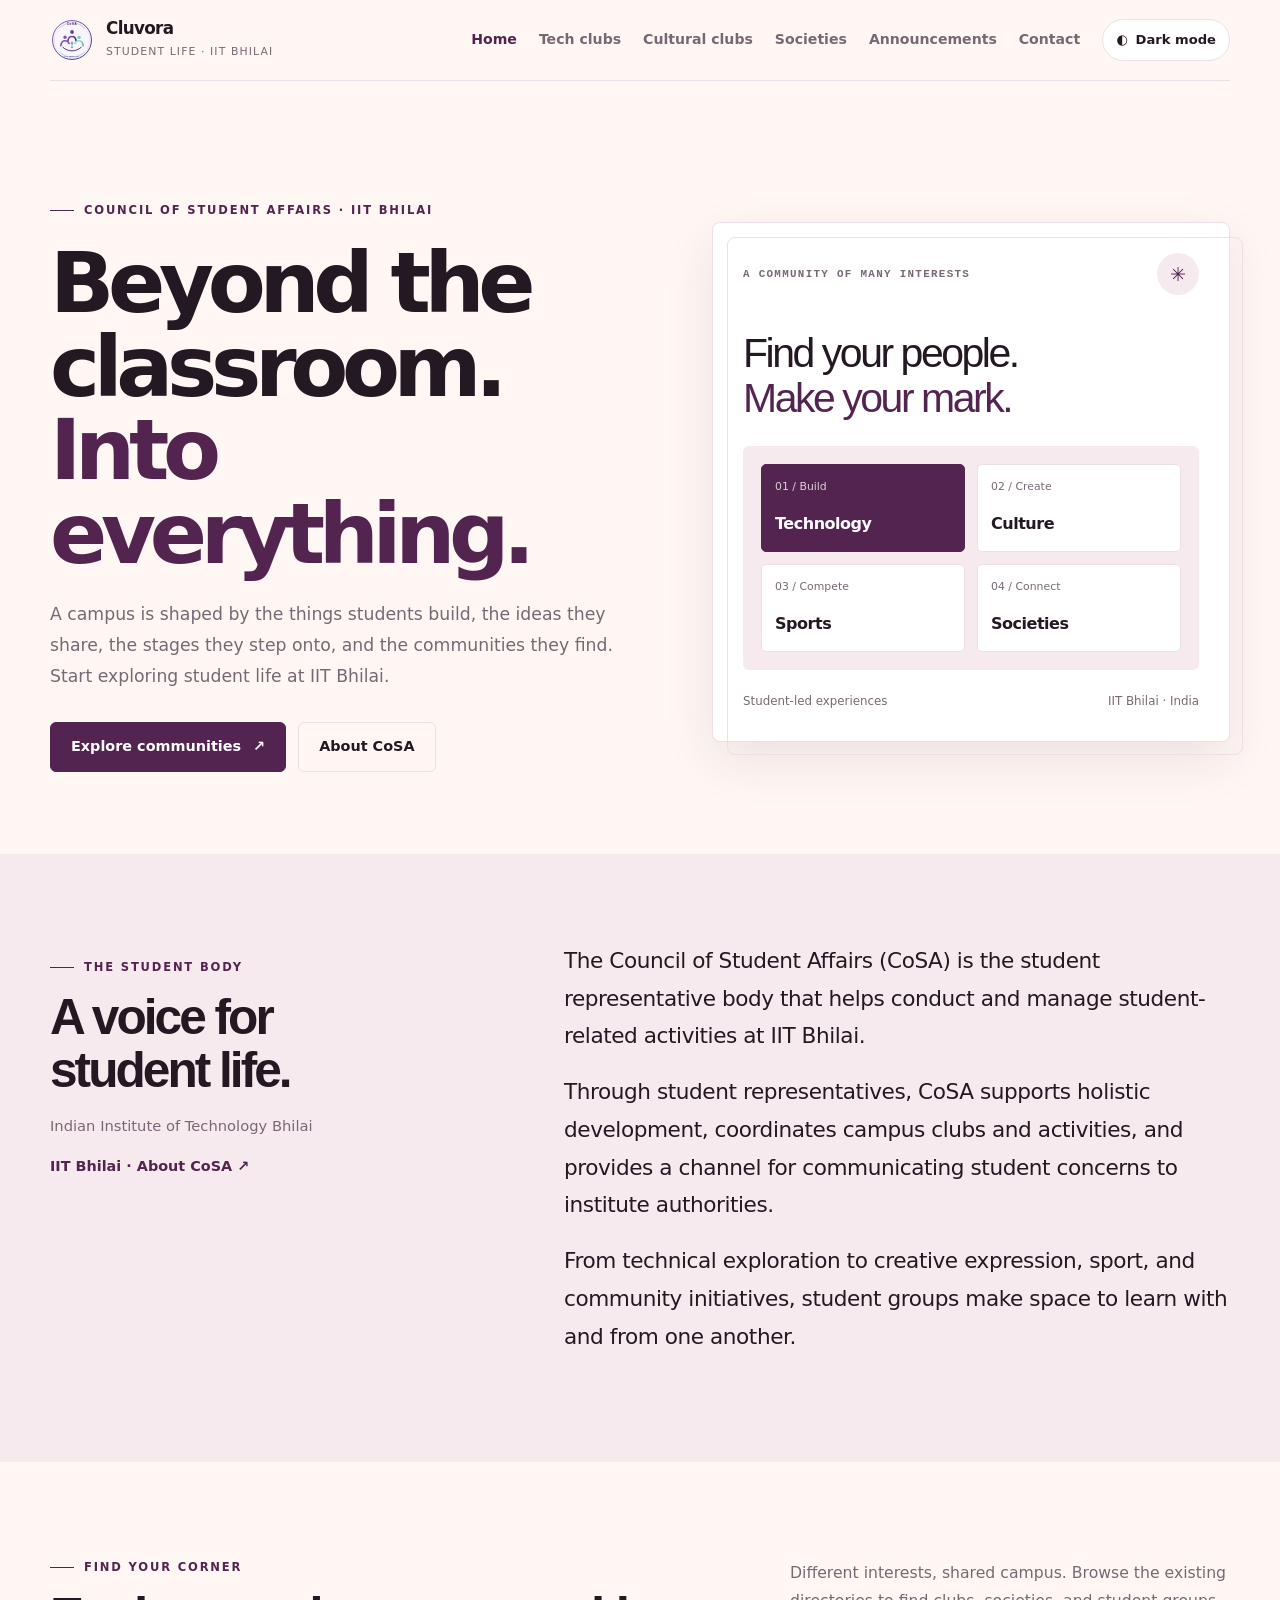
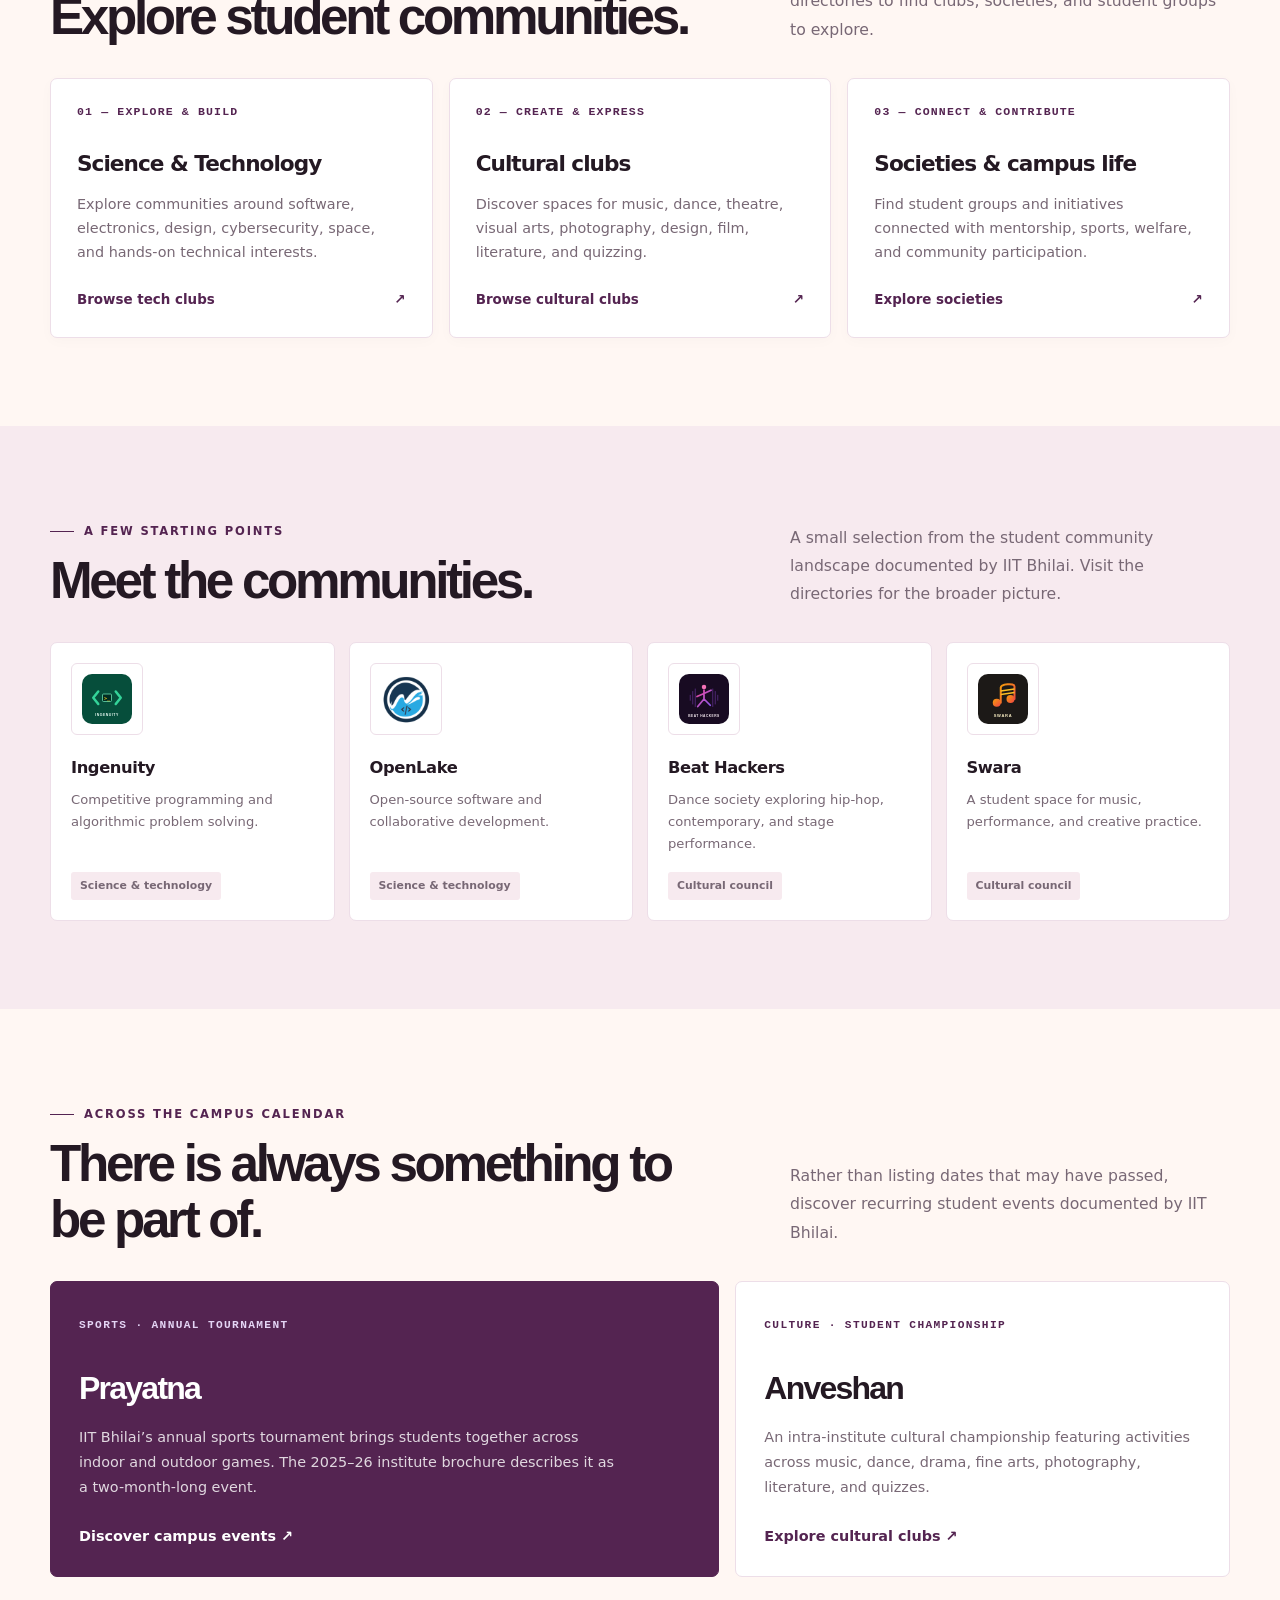
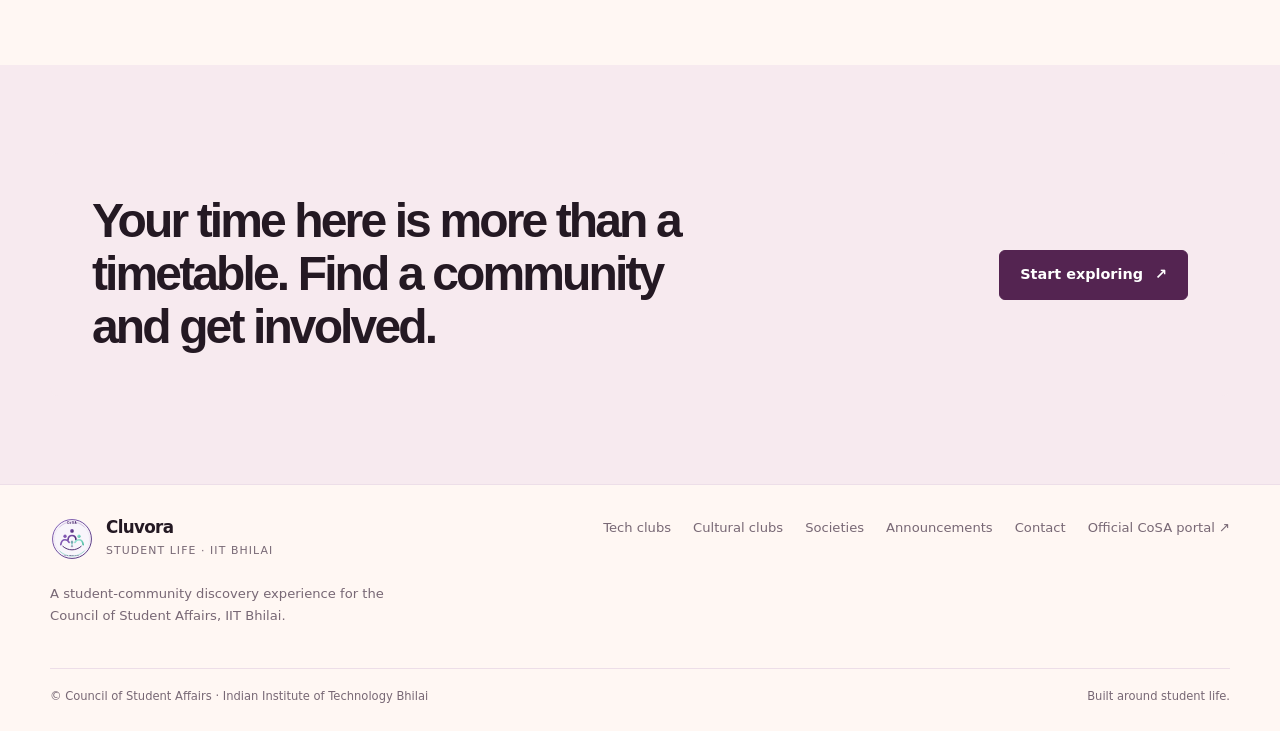
<file: Home/index.html>
<!DOCTYPE html>
<html lang="en">

<head>
  <meta charset="UTF-8">
  <meta name="viewport" content="width=device-width, initial-scale=1.0">
  <meta name="theme-color" content="#f7f5fa">
  <meta name="description"
    content="Discover student communities, clubs, and campus life at IIT Bhilai through the Council of Student Affairs.">
  <link rel="icon" type="image/svg+xml" href="../assets/logos/cosa-crest.svg">
  <link rel="stylesheet" href="../style/global.css">
  <link rel="stylesheet" href="../style/index.css">
  <title>Cluvora — Student Life at IIT Bhilai</title>
  <script>
    const saved_theme = localStorage.getItem("theme");
    const prefers_dark = window.matchMedia("(prefers-color-scheme: dark)").matches;
    document.documentElement.setAttribute("data-theme", saved_theme || (prefers_dark ? "dark" : "light"));
  </script>
</head>

<body>
  <div class="wrap">
    <header class="topbar">
      <a class="brand" href="index.html" aria-label="Cluvora home">
        <img src="../assets/logos/cosa-crest.svg" alt="Council of Student Affairs logo" width="44" height="44">
        <span><strong>Cluvora</strong><small>Student life · IIT Bhilai</small></span>
      </a>
      <div class="nav-area">
        <nav class="main-nav" aria-label="Main navigation">
          <a href="index.html" aria-current="page">Home</a>
          <a href="../Tech%20Clubs/tech_clubs.html">Tech clubs</a>
          <a href="../Cultural%20Clubs/cult_clubs.html">Cultural clubs</a>
          <a href="../Societies/soc.html">Societies</a>
          <a href="../Anouncements/announcements.html">Announcements</a>
          <a href="../Contact%20Us/contact_us.html">Contact</a>
        </nav>
        <button class="theme-toggle" id="theme-toggle" type="button" aria-pressed="false"
          aria-label="Switch to dark theme">
          <span aria-hidden="true" id="theme-icon">◐</span><span id="theme-label">Dark mode</span>
        </button>
      </div>
    </header>
  </div>

  <main>
    <section class="hero">
      <div class="wrap hero-grid">
        <div>
          <span class="eyebrow">Council of Student Affairs · IIT Bhilai</span>
          <h1>Beyond the classroom.<br><em>Into everything.</em></h1>
          <p class="hero-copy">A campus is shaped by the things students build, the ideas they share, the stages they
            step onto, and the communities they find. Start exploring student life at IIT Bhilai.</p>
          <div class="hero-actions">
            <a class="button" href="#communities">Explore communities <span aria-hidden="true">↗</span></a>
            <a class="button secondary" href="#about-cosa">About CoSA</a>
          </div>
        </div>
        <div class="hero-art" role="img"
          aria-label="Illustration of student communities across technology, culture, and campus life">
          <div class="art-top">
            <span class="art-label">A community of many interests</span>
            <span class="art-mark" aria-hidden="true">✳</span>
          </div>
          <div class="art-headline">Find your people.<br><span>Make your mark.</span></div>
          <div class="orbit">
            <div class="orbit-card featured"><span>01 / Build</span><strong>Technology</strong></div>
            <div class="orbit-card"><span>02 / Create</span><strong>Culture</strong></div>
            <div class="orbit-card"><span>03 / Compete</span><strong>Sports</strong></div>
            <div class="orbit-card"><span>04 / Connect</span><strong>Societies</strong></div>
          </div>
          <div class="art-foot"><span>Student-led experiences</span><span>IIT Bhilai · India</span></div>
        </div>
      </div>
    </section>

    <section class="section tinted" id="about-cosa">
      <div class="wrap about-grid">
        <div class="about-aside">
          <span class="eyebrow">The student body</span>
          <h2
            style="font-family:'Plus Jakarta Sans',Inter,sans-serif;font-size:clamp(2rem,4vw,3.1rem);line-height:1.08;letter-spacing:-.06em;margin:14px 0 16px;">
            A voice for<br>student life.</h2>
          <p>Indian Institute of Technology Bhilai</p>
          <a class="text-link" href="https://iitbhilai.ac.in/index.php?pid=pro_student" target="_blank"
            rel="noopener noreferrer">IIT Bhilai · About CoSA ↗</a>
        </div>
        <div class="about-copy">
          <p>The Council of Student Affairs (CoSA) is the student representative body that helps conduct and manage
            student-related activities at IIT Bhilai.</p>
          <p>Through student representatives, CoSA supports holistic development, coordinates campus clubs and
            activities, and provides a channel for communicating student concerns to institute authorities.</p>
          <p>From technical exploration to creative expression, sport, and community initiatives, student groups make
            space to learn with and from one another.</p>
        </div>
      </div>
    </section>

    <section class="section" id="communities">
      <div class="wrap">
        <div class="section-head">
          <div><span class="eyebrow">Find your corner</span>
            <h2>Explore student communities.</h2>
          </div>
          <p class="section-intro">Different interests, shared campus. Browse the existing directories to find clubs,
            societies, and student groups to explore.</p>
        </div>
        <div class="community-grid">
          <a class="community-card" href="../Tech%20Clubs/tech_clubs.html">
            <span class="card-index">01 — EXPLORE & BUILD</span>
            <h3>Science &amp; Technology</h3>
            <p>Explore communities around software, electronics, design, cybersecurity, space, and hands-on technical
              interests.</p>
            <span class="card-arrow">Browse tech clubs <span aria-hidden="true">↗</span></span>
          </a>
          <a class="community-card" href="../Cultural%20Clubs/cult_clubs.html">
            <span class="card-index">02 — CREATE & EXPRESS</span>
            <h3>Cultural clubs</h3>
            <p>Discover spaces for music, dance, theatre, visual arts, photography, design, film, literature, and
              quizzing.</p>
            <span class="card-arrow">Browse cultural clubs <span aria-hidden="true">↗</span></span>
          </a>
          <a class="community-card" href="../Societies/soc.html">
            <span class="card-index">03 — CONNECT & CONTRIBUTE</span>
            <h3>Societies &amp; campus life</h3>
            <p>Find student groups and initiatives connected with mentorship, sports, welfare, and community
              participation.</p>
            <span class="card-arrow">Explore societies <span aria-hidden="true">↗</span></span>
          </a>
        </div>
      </div>
    </section>

    <section class="section tinted" id="featured">
      <div class="wrap">
        <div class="section-head">
          <div><span class="eyebrow">A few starting points</span>
            <h2>Meet the communities.</h2>
          </div>
          <p class="section-intro">A small selection from the student community landscape documented by IIT Bhilai.
            Visit the directories for the broader picture.</p>
        </div>
        <div class="featured-grid">
          <article class="feature-card">
            <div class="logo-tile"><img src="../assets/logos/ingenuity.svg" alt="" width="52" height="52"
                loading="lazy"></div>
            <h3>Ingenuity</h3>
            <p>Competitive programming and algorithmic problem solving.</p><span class="tag">Science &amp;
              technology</span>
          </article>
          <article class="feature-card">
            <div class="logo-tile"><img src="../assets/logos/openlake.svg" alt="" width="52" height="52" loading="lazy">
            </div>
            <h3>OpenLake</h3>
            <p>Open-source software and collaborative development.</p><span class="tag">Science &amp;
              technology</span>
          </article>
          <article class="feature-card">
            <div class="logo-tile"><img src="../assets/logos/beathackers.svg" alt="" width="52" height="52" loading="lazy">
            </div>
            <h3>Beat Hackers</h3>
            <p>Dance society exploring hip-hop, contemporary, and stage performance.</p><span class="tag">Cultural council</span>
          </article>
          <article class="feature-card">
            <div class="logo-tile"><img src="../assets/logos/swara.svg" alt="" width="52" height="52" loading="lazy">
            </div>
            <h3>Swara</h3>
            <p>A student space for music, performance, and creative practice.</p><span class="tag">Cultural
              council</span>
          </article>
        </div>
      </div>
    </section>

    <section class="section" id="campus-events">
      <div class="wrap">
        <div class="section-head">
          <div><span class="eyebrow">Across the campus calendar</span>
            <h2>There is always something to be part of.</h2>
          </div>
          <p class="section-intro">Rather than listing dates that may have passed, discover recurring student events
            documented by IIT Bhilai.</p>
        </div>
        <div class="event-grid">
          <article class="event-card primary-event">
            <span class="event-kicker">Sports · Annual tournament</span>
            <h3>Prayatna</h3>
            <p>IIT Bhilai’s annual sports tournament brings students together across indoor and outdoor games. The
              2025–26 institute brochure describes it as a two-month-long event.</p>
            <div class="event-bottom"><a class="text-link" href="https://polaris.iitbhilai.ac.in/views/cosa.php"
                target="_blank" rel="noopener noreferrer">Discover campus events ↗</a></div>
          </article>
          <article class="event-card">
            <span class="event-kicker">Culture · Student championship</span>
            <h3>Anveshan</h3>
            <p>An intra-institute cultural championship featuring activities across music, dance, drama, fine arts,
              photography, literature, and quizzes.</p>
            <div class="event-bottom"><a class="text-link" href="../Cultural%20Clubs/cult_clubs.html">Explore cultural
                clubs ↗</a></div>
          </article>
        </div>
      </div>
    </section>

    <section class="section tinted">
      <div class="wrap">
        <div class="closing">
          <h2>Your time here is more than a timetable. Find a community and get involved.</h2>
          <a class="button" href="#communities">Start exploring <span aria-hidden="true">↗</span></a>
        </div>
      </div>
    </section>
  </main>

  <footer class="site-footer">
    <div class="wrap">
      <div class="footer-top">
        <div>
          <a class="brand" href="index.html">
            <img src="../assets/logos/cosa-crest.svg" alt="" width="40" height="40" loading="lazy">
            <span><strong>Cluvora</strong><small>Student life · IIT Bhilai</small></span>
          </a>
          <p class="footer-note">A student-community discovery experience for the Council of
            Student Affairs, IIT Bhilai.</p>
        </div>
        <nav class="footer-links" aria-label="Footer navigation">
          <a href="../Tech%20Clubs/tech_clubs.html">Tech clubs</a>
          <a href="../Cultural%20Clubs/cult_clubs.html">Cultural clubs</a>
          <a href="../Societies/soc.html">Societies</a>
          <a href="../Anouncements/announcements.html">Announcements</a>
          <a href="../Contact%20Us/contact_us.html">Contact</a>
          <a href="https://polaris.iitbhilai.ac.in/views/cosa.php" target="_blank" rel="noopener noreferrer">Official
            CoSA portal ↗</a>
        </nav>
      </div>
      <div class="footer-bottom">
        <span>© Council of Student Affairs · Indian Institute of Technology Bhilai</span>
        <span>Built around student life.</span>
      </div>
    </div>
  </footer>

  <script src="../js/data.js" defer></script>
  <script src="../js/home.js" defer></script>
</body>

</html>
</file>
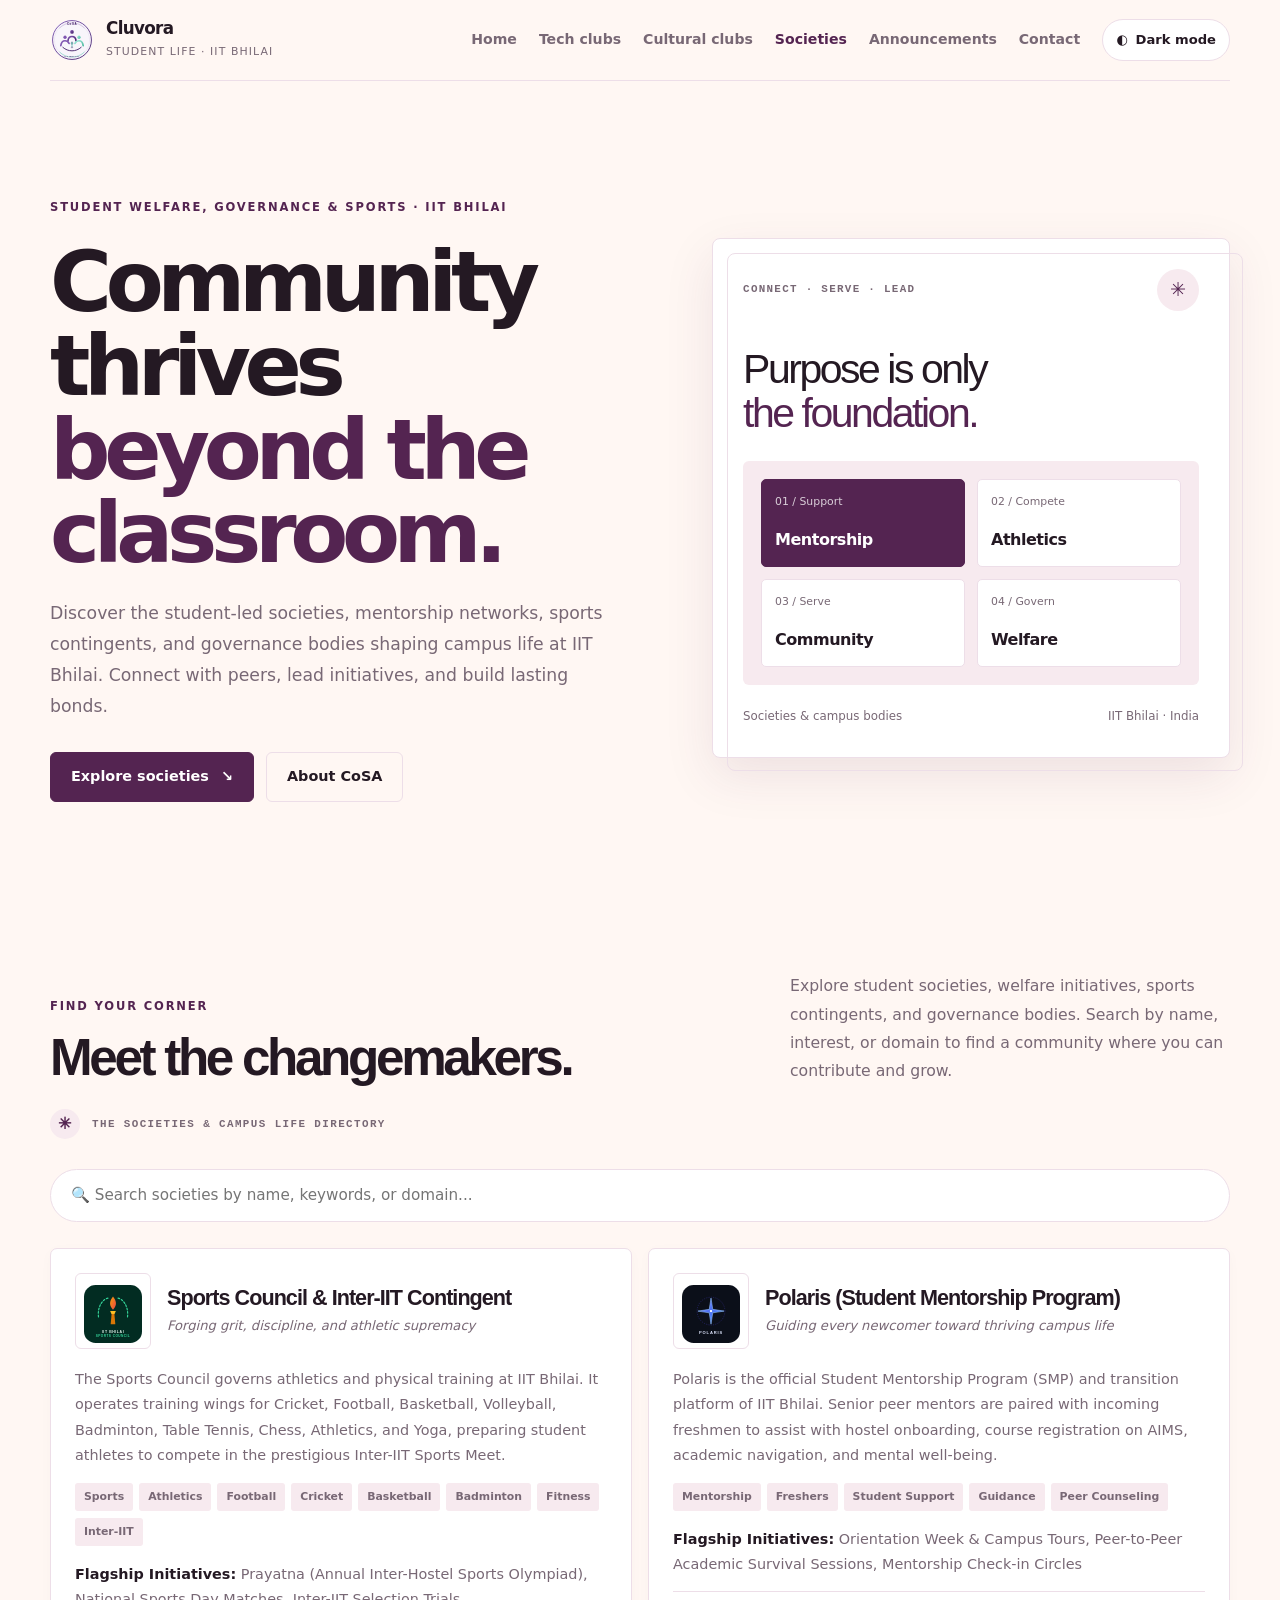
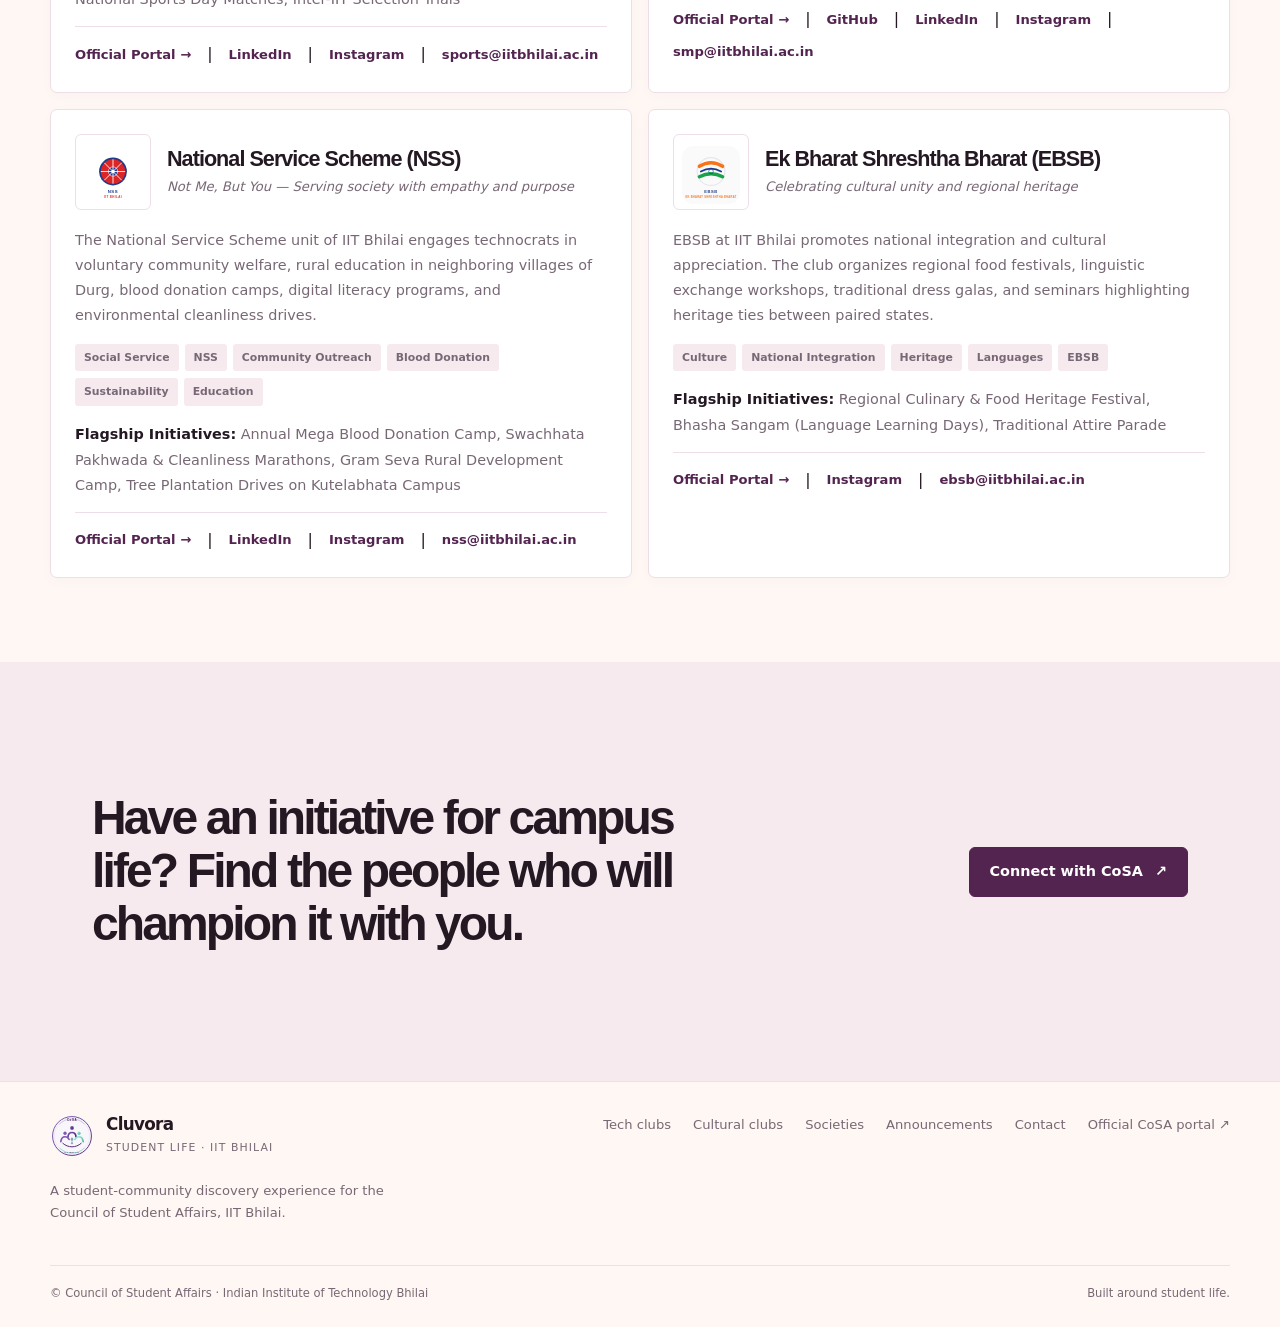
<file: Societies/soc.html>
<!DOCTYPE html>
<html lang="en">

<head>
  <meta charset="UTF-8">
  <meta name="viewport" content="width=device-width, initial-scale=1.0">
  <meta name="theme-color" content="#f7f5fa">
  <meta name="description"
    content="Explore student societies, welfare initiatives, sports contingents, and campus life bodies at IIT Bhilai.">
  <link rel="icon" type="image/svg+xml" href="../assets/logos/cosa-crest.svg">
  <link rel="stylesheet" href="../style/global.css">
  <link rel="stylesheet" href="../style/soc.css">
  <title>Societies | Cluvora — IIT Bhilai</title>
  <script>
    const saved_theme = localStorage.getItem("theme");
    const prefers_dark = window.matchMedia("(prefers-color-scheme: dark)").matches;
    document.documentElement.setAttribute("data-theme", saved_theme || (prefers_dark ? "dark" : "light"));
  </script>
</head>

<body>
  <div class="wrap">
    <header class="topbar">
      <a class="brand" href="../Home/index.html" aria-label="Cluvora home">
        <img src="../assets/logos/cosa-crest.svg" alt="Council of Student Affairs logo" width="44" height="44">
        <span><strong>Cluvora</strong><small>Student life · IIT Bhilai</small></span>
      </a>
      <div class="nav-area">
        <nav class="main-nav" aria-label="Main navigation">
          <a href="../Home/index.html">Home</a>
          <a href="../Tech%20Clubs/tech_clubs.html">Tech clubs</a>
          <a href="../Cultural%20Clubs/cult_clubs.html">Cultural clubs</a>
          <a href="soc.html" aria-current="page">Societies</a>
          <a href="../Anouncements/announcements.html">Announcements</a>
          <a href="../Contact%20Us/contact_us.html">Contact</a>
        </nav>
        <button class="theme-toggle" id="theme-toggle" type="button" aria-pressed="false"
          aria-label="Switch to dark theme">
          <span aria-hidden="true" id="theme-icon">◐</span><span id="theme-label">Dark mode</span>
        </button>
      </div>
    </header>
  </div>

  <main>
    <section class="hero">
      <div class="wrap hero-grid">
        <div class="hero-copy-block">
          <span class="eyebrow">Student Welfare, Governance &amp; Sports · IIT Bhilai</span>
          <h1>Community thrives<br><em>beyond the classroom.</em></h1>
          <p class="hero-copy">Discover the student-led societies, mentorship networks, sports contingents, and
            governance bodies shaping campus life at IIT Bhilai. Connect with peers, lead initiatives, and build lasting
            bonds.</p>
          <div class="hero-actions">
            <a class="button" href="#soc-directory">Explore societies <span aria-hidden="true">↘</span></a>
            <a class="button secondary" href="https://iitbhilai.ac.in/index.php?pid=pro_student" target="_blank"
              rel="noopener noreferrer">About CoSA</a>
          </div>
        </div>
        <div class="hero-art" role="img"
          aria-label="A visual overview of student societies and campus life across IIT Bhilai">
          <div class="art-top"><span class="art-label">Connect · Serve · Lead</span><span class="art-mark"
              aria-hidden="true">✳</span></div>
          <div class="art-headline">Purpose is only<br><span>the foundation.</span></div>
          <div class="interest-grid">
            <div class="interest-card featured"><span>01 / Support</span><strong>Mentorship</strong></div>
            <div class="interest-card"><span>02 / Compete</span><strong>Athletics</strong></div>
            <div class="interest-card"><span>03 / Serve</span><strong>Community</strong></div>
            <div class="interest-card"><span>04 / Govern</span><strong>Welfare</strong></div>
          </div>
          <div class="art-foot"><span>Societies &amp; campus bodies</span><span>IIT Bhilai · India</span></div>
        </div>
      </div>
    </section>

    <section class="section directory-intro" id="soc-directory">
      <div class="wrap">
        <div class="section-head">
          <div><span class="eyebrow">Find your corner</span>
            <h2>Meet the changemakers.</h2>
          </div>
          <p class="section-intro">Explore student societies, welfare initiatives, sports contingents, and governance
            bodies. Search by name, interest, or domain to find a community where you can contribute and grow.</p>
        </div>
        <div class="directory-meta"><span class="directory-mark" aria-hidden="true">✳</span><span>THE SOCIETIES &amp; CAMPUS LIFE DIRECTORY</span></div>
      </div>
    </section>

    <section class="club-grid" id="soc-teams-list" aria-label="Student societies and campus life bodies">
      <div id="loading-spinner" class="loading-state">
        <span class="loading-spinner" aria-hidden="true"></span>
        <p>Loading student societies and campus life bodies...</p>
      </div>
    </section>

    <section class="section tinted closing-section">
      <div class="wrap">
        <div class="closing">
          <h2>Have an initiative for campus life? Find the people who will champion it with you.</h2>
          <a class="button" href="../Contact%20Us/contact_us.html">Connect with CoSA <span
              aria-hidden="true">↗</span></a>
        </div>
      </div>
    </section>
  </main>

  <footer class="site-footer">
    <div class="wrap">
      <div class="footer-top">
        <div>
          <a class="brand" href="../Home/index.html">
            <img src="../assets/logos/cosa-crest.svg" alt="" width="40" height="40" loading="lazy">
            <span><strong>Cluvora</strong><small>Student life · IIT Bhilai</small></span>
          </a>
          <p class="footer-note">A student-community discovery experience for the Council of
            Student Affairs, IIT Bhilai.</p>
        </div>
        <nav class="footer-links" aria-label="Footer navigation">
          <a href="../Tech%20Clubs/tech_clubs.html">Tech clubs</a>
          <a href="../Cultural%20Clubs/cult_clubs.html">Cultural clubs</a>
          <a href="soc.html">Societies</a>
          <a href="../Anouncements/announcements.html">Announcements</a>
          <a href="../Contact%20Us/contact_us.html">Contact</a>
          <a href="https://polaris.iitbhilai.ac.in/views/cosa.php" target="_blank" rel="noopener noreferrer">Official
            CoSA portal ↗</a>
        </nav>
      </div>
      <div class="footer-bottom">
        <span>© Council of Student Affairs · Indian Institute of Technology Bhilai</span>
        <span>Built around student life.</span>
      </div>
    </div>
  </footer>

  <script src="../js/data.js" defer></script>
  <script src="../js/soc.js" defer></script>
</body>

</html>
</file>
<file: style/global.css>
/* :root {
  --primary: #51218a;
  --primary-soft: #8a5cc2;
  --background: #f7f5fa;
  --surface: #ffffff;
  --surface-muted: #eee9f4;
  --text: #171321;
  --text-muted: #686171;
  --border: #e6e0eb;
  --accent: #d5f2ec;
  --shadow: 0 18px 50px rgba(48, 28, 73, .08);
  --max: 1180px;
}

[data-theme="dark"] {
  --primary: #b58ae8;
  --primary-soft: #c9a9ee;
  --background: #14111b;
  --surface: #201b2a;
  --surface-muted: #292234;
  --text: #f7f3fc;
  --text-muted: #b8adca;
  --border: #393044;
  --accent: #263a38;
  --shadow: 0 18px 50px rgba(0, 0, 0, .22);
} */

:root {
  --primary: #542451;
  --primary-soft: #8d477f;
  --background: #fff7f3;
  --surface: #ffffff;
  --surface-muted: #f7eaeF;
  --text: #241923;
  --text-muted: #786875;
  --border: #eddee8;
  --accent: #ff987f;
  --shadow: 0 18px 50px rgba(84, 36, 81, .10);
  --max: 1180px;
}

[data-theme="dark"] {
  --primary: #d49ac8;
  --primary-soft: #e0afd6;
  --background: #19121a;
  --surface: #251c27;
  --surface-muted: #342638;
  --text: #fff4fb;
  --text-muted: #c4afc1;
  --border: #493849;
  --accent: #ff987f;
  --shadow: 0 18px 50px rgba(0, 0, 0, .25);
}

body {
  margin: 0;
  background: var(--background);
  color: var(--text);
  font-family: Inter, ui-sans-serif, system-ui, -apple-system, BlinkMacSystemFont, "Segoe UI", sans-serif;
  min-height: 100vh;
  line-height: 1.65;
}

*,
*::before,
*::after {
  box-sizing: border-box;
}

a {
  color: inherit;
}

a:hover {
  text-shadow: none;
}

nav {
  max-width: none;
  margin: 0;
  padding: 0;
  display: flex;
  align-items: center;
  justify-content: initial;
  flex-wrap: wrap;
  gap: 0;
}

.topbar {
  position: relative;
  top: auto;
  background: transparent;
  backdrop-filter: none;
  -webkit-backdrop-filter: none;
  box-shadow: none;
}

.site-footer {
  position: relative;
  background: transparent;
  text-align: left;
  padding: 32px 0 24px;
}

.site-footer::before {
  display: none;
}

a:focus-visible,
button:focus-visible {
  outline: 3px solid var(--primary-soft);
  outline-offset: 4px;
  border-radius: 8px;
}

.wrap {
  width: min(var(--max), calc(100% - 48px));
  margin-inline: auto;
}

.topbar {
  position: relative;
  z-index: 2;
  display: flex;
  align-items: center;
  justify-content: space-between;
  gap: 24px;
  padding: 18px 0;
  border-bottom: 1px solid var(--border);
}

.brand {
  display: inline-flex;
  align-items: center;
  gap: 12px;
  text-decoration: none;
}

.brand img {
  width: 44px;
  height: 44px;
  object-fit: contain;
}

.brand strong {
  display: block;
  font-size: 1.05rem;
  letter-spacing: -.04em;
  line-height: 1.15;
}

.brand small {
  display: block;
  color: var(--text-muted);
  font-size: .68rem;
  letter-spacing: .1em;
  text-transform: uppercase;
  margin-top: 4px;
}

.nav-area {
  display: flex;
  align-items: center;
  gap: 22px;
}

.main-nav {
  display: flex;
  align-items: center;
  flex-wrap: wrap;
  gap: 22px;
}

.main-nav a {
  color: var(--text-muted);
  font-size: .88rem;
  font-weight: 600;
  text-decoration: none;
  transition: color .2s ease;
}

.main-nav a:hover,
.main-nav a[aria-current="page"] {
  color: var(--primary);
}

.theme-toggle {
  display: inline-flex;
  align-items: center;
  justify-content: center;
  gap: 8px;
  min-height: 42px;
  padding: 0 13px;
  border: 1px solid var(--border);
  border-radius: 999px;
  color: var(--text);
  background: var(--surface);
  font: inherit;
  font-size: .82rem;
  font-weight: 650;
  cursor: pointer;
}

.theme-toggle:hover {
  border-color: var(--primary-soft);
}


/* Shared footer and accessibility utilities (original declarations preserved). */
.site-footer {
  padding: 32px 0 24px;
  border-top: 1px solid var(--border);
}



.footer-top {
  display: flex;
  justify-content: space-between;
  align-items: start;
  gap: 28px;
}



.footer-note {
  max-width: 340px;
  margin-top: 14px;
  color: var(--text-muted);
  font-size: .82rem;
}



.footer-links {
  display: flex;
  flex-wrap: wrap;
  gap: 16px 22px;
}



.footer-links a {
  color: var(--text-muted);
  font-size: .82rem;
  text-decoration: none;
}



.footer-links a:hover {
  color: var(--primary);
}



.footer-bottom {
  display: flex;
  justify-content: space-between;
  gap: 18px;
  margin-top: 28px;
  padding-top: 18px;
  border-top: 1px solid var(--border);
  color: var(--text-muted);
  font-size: .72rem;
}



.sr-only {
  position: absolute;
  width: 1px;
  height: 1px;
  padding: 0;
  margin: -1px;
  overflow: hidden;
  clip: rect(0, 0, 0, 0);
  white-space: nowrap;
  border: 0;
}



@media (max-width: 720px) {

  .footer-top,
  .footer-bottom {
    flex-direction: column;
  }
}

.eyebrow {
  display: inline-flex;
  align-items: center;
  gap: 10px;
  color: var(--primary);
  font-size: .72rem;
  font-weight: 750;
  letter-spacing: .16em;
  text-transform: uppercase;
}


.hero-copy {
  max-width: 590px;
  color: var(--text-muted);
  font-size: clamp(1rem, 1.35vw, 1.14rem);
  line-height: 1.8;
}


.hero-actions {
  display: flex;
  flex-wrap: wrap;
  gap: 12px;
  margin-top: 30px;
}


.button {
  display: inline-flex;
  align-items: center;
  justify-content: center;
  gap: 12px;
  min-height: 50px;
  padding: 0 20px;
  border: 1px solid var(--primary);
  border-radius: 6px;
  background: var(--primary);
  color: #fff;
  font-size: .9rem;
  font-weight: 700;
  text-decoration: none;
  transition: transform .2s ease, background .2s ease, border-color .2s ease;
}


.button:hover {
  transform: translateY(-2px);
  background: #42166f;
}


[data-theme="dark"] .button {
  color: #21152e;
}


[data-theme="dark"] .button:hover {
  background: #c9a9ee;
}


.button.secondary {
  color: var(--text);
  background: transparent;
  border-color: var(--border);
}


.button.secondary:hover {
  border-color: var(--primary-soft);
  background: var(--surface);
}
</file>
<file: style/index.css>
.eyebrow::before {
  content: "";
  width: 24px;
  height: 1px;
  background: currentColor;
}

.hero {
  padding: clamp(62px, 9vw, 112px) 0 82px;
}

.hero-grid {
  display: grid;
  grid-template-columns: 1.05fr .95fr;
  align-items: center;
  gap: clamp(38px, 7vw, 92px);
}

h1,
h2,
h3,
p {
  margin-top: 0;
}

h1 {
  max-width: 720px;
  margin: 22px 0 22px;
  font-family: "Plus Jakarta Sans", Inter, ui-sans-serif, system-ui, sans-serif;
  font-size: clamp(3.2rem, 6.6vw, 6.2rem);
  line-height: .99;
  letter-spacing: -.075em;
  font-weight: 780;
}

h1 em {
  color: var(--primary);
  font-style: normal;
}

[data-theme="dark"] .primary-event {
  background: #49365e;
  border-color: #49365e;
}

.hero-art {
  position: relative;
  min-height: 430px;
  padding: 30px;
  border: 1px solid var(--border);
  border-radius: 8px;
  background: var(--surface);
  box-shadow: var(--shadow);
  isolation: isolate;
}

.hero-art::before {
  content: "";
  position: absolute;
  z-index: -1;
  inset: 14px -14px -14px 14px;
  border: 1px solid var(--border);
  border-radius: 8px;
}

.art-top {
  display: flex;
  align-items: center;
  justify-content: space-between;
  gap: 12px;
}

.art-label {
  color: var(--text-muted);
  font: 600 .68rem/1.4 ui-monospace, SFMono-Regular, Menlo, monospace;
  letter-spacing: .12em;
  text-transform: uppercase;
}

.art-mark {
  display: grid;
  place-items: center;
  width: 42px;
  height: 42px;
  border-radius: 50%;
  color: var(--primary);
  background: var(--surface-muted);
  font-size: 1.2rem;
}

.art-headline {
  margin: 36px 0 26px;
  font-family: "Plus Jakarta Sans", Inter, sans-serif;
  font-size: clamp(1.9rem, 3.2vw, 2.8rem);
  line-height: 1.08;
  letter-spacing: -.06em;
}

.art-headline span {
  color: var(--primary);
}

.orbit {
  position: relative;
  display: grid;
  grid-template-columns: 1fr 1fr;
  gap: 12px;
  padding: 18px;
  border-radius: 6px;
  background: var(--surface-muted);
}

.orbit-card {
  min-height: 88px;
  display: flex;
  flex-direction: column;
  justify-content: space-between;
  padding: 13px;
  border: 1px solid var(--border);
  border-radius: 5px;
  background: var(--surface);
}

.orbit-card span {
  color: var(--text-muted);
  font-size: .68rem;
}

.orbit-card strong {
  font-size: 1rem;
  letter-spacing: -.03em;
}

.orbit-card.featured {
  background: var(--primary);
  color: #fff;
  border-color: var(--primary);
}

.orbit-card.featured span {
  color: rgba(255, 255, 255, .78);
}

.art-foot {
  display: flex;
  justify-content: space-between;
  gap: 14px;
  margin-top: 22px;
  color: var(--text-muted);
  font-size: .74rem;
}

.section {
  padding: 88px 0;
}

.section.tinted {
  background: var(--surface-muted);
}

.section-head {
  display: flex;
  align-items: end;
  justify-content: space-between;
  gap: 28px;
  margin-bottom: 34px;
}

.section-head h2 {
  max-width: 640px;
  margin: 12px 0 0;
  font-family: "Plus Jakarta Sans", Inter, sans-serif;
  font-size: clamp(2.1rem, 4vw, 3.5rem);
  line-height: 1.08;
  letter-spacing: -.065em;
}

.section-intro {
  max-width: 440px;
  margin: 0;
  color: var(--text-muted);
  font-size: .98rem;
  line-height: 1.8;
}

.about-grid {
  display: grid;
  grid-template-columns: .8fr 1.2fr;
  gap: 70px;
  align-items: start;
}

.about-aside {
  padding-top: 8px;
}

.about-aside p {
  color: var(--text-muted);
  font-size: .92rem;
}

.about-copy {
  max-width: 720px;
}

.about-copy p {
  margin-bottom: 18px;
  font-size: clamp(1.08rem, 1.7vw, 1.35rem);
  line-height: 1.75;
  letter-spacing: -.02em;
}

.text-link {
  display: inline-flex;
  align-items: center;
  gap: 10px;
  color: var(--primary);
  font-size: .9rem;
  font-weight: 750;
  text-decoration: none;
}

.text-link:hover {
  text-decoration: underline;
  text-underline-offset: 5px;
}

.community-grid {
  display: grid;
  grid-template-columns: repeat(3, 1fr);
  gap: 16px;
}

.community-card {
  display: flex;
  flex-direction: column;
  min-height: 250px;
  padding: 26px;
  border: 1px solid var(--border);
  border-radius: 7px;
  background: var(--surface);
  text-decoration: none;
  box-shadow: 0 3px 14px rgba(35, 20, 50, .025);
  transition: transform .22s ease, box-shadow .22s ease, border-color .22s ease;
}

.community-card:hover {
  transform: translateY(-5px);
  border-color: var(--primary-soft);
  box-shadow: var(--shadow);
}

.card-index {
  color: var(--primary);
  font: 700 .72rem ui-monospace, SFMono-Regular, Menlo, monospace;
  letter-spacing: .1em;
}

.community-card h3 {
  margin: 28px 0 10px;
  font-size: 1.35rem;
  letter-spacing: -.045em;
}

.community-card p {
  margin: 0 0 24px;
  color: var(--text-muted);
  font-size: .9rem;
  line-height: 1.7;
}

.card-arrow {
  display: flex;
  align-items: center;
  justify-content: space-between;
  gap: 12px;
  margin-top: auto;
  color: var(--primary);
  font-size: .84rem;
  font-weight: 750;
}

.featured-grid {
  display: grid;
  grid-template-columns: repeat(4, 1fr);
  gap: 14px;
}

.feature-card {
  padding: 20px;
  border: 1px solid var(--border);
  border-radius: 7px;
  background: var(--surface);
}

.logo-tile {
  display: grid;
  place-items: center;
  width: 72px;
  height: 72px;
  margin-bottom: 20px;
  padding: 10px;
  border: 1px solid var(--border);
  border-radius: 6px;
  background: #fff;
}

.logo-tile img {
  width: 100%;
  height: 100%;
  object-fit: contain;
  object-position: center;
}

.feature-card h3 {
  margin: 0 0 7px;
  font-size: 1.02rem;
  letter-spacing: -.025em;
}

.feature-card p {
  min-height: 66px;
  margin: 0 0 16px;
  color: var(--text-muted);
  font-size: .82rem;
  line-height: 1.65;
}

.tag {
  display: inline-block;
  padding: 5px 9px;
  border-radius: 3px;
  background: var(--surface-muted);
  color: var(--text-muted);
  font-size: .68rem;
  font-weight: 700;
}

.event-grid {
  display: grid;
  grid-template-columns: 1.15fr .85fr;
  gap: 16px;
}

.event-card {
  position: relative;
  min-height: 230px;
  padding: 28px;
  border: 1px solid var(--border);
  border-radius: 7px;
  background: var(--surface);
}

.event-card.primary-event {
  background: var(--primary);
  color: #fff;
  border-color: var(--primary);
}

.event-kicker {
  color: var(--primary);
  font: 700 .7rem ui-monospace, SFMono-Regular, Menlo, monospace;
  letter-spacing: .12em;
  text-transform: uppercase;
}

.primary-event .event-kicker {
  color: #e4d5f5;
}

.event-card h3 {
  margin: 26px 0 10px;
  font-family: "Plus Jakarta Sans", Inter, sans-serif;
  font-size: 2rem;
  letter-spacing: -.055em;
}

.event-card p {
  max-width: 540px;
  margin: 0;
  color: var(--text-muted);
  font-size: .9rem;
  line-height: 1.75;
}

.primary-event p {
  color: rgba(255, 255, 255, .82);
}

.event-bottom {
  display: flex;
  justify-content: space-between;
  align-items: center;
  gap: 12px;
  margin-top: 24px;
}

.primary-event .text-link {
  color: #fff;
}

.closing {
  display: flex;
  align-items: center;
  justify-content: space-between;
  gap: 28px;
  padding: 42px;
  border-radius: 8px;
  background: var(--surface-muted);
}

.closing h2 {
  max-width: 620px;
  margin: 0;
  font-family: "Plus Jakarta Sans", Inter, sans-serif;
  font-size: clamp(1.9rem, 3.8vw, 3rem);
  line-height: 1.1;
  letter-spacing: -.06em;
}

@media (max-width: 980px) {
  .hero-grid {
    grid-template-columns: 1fr .85fr;
    gap: 34px;
  }

  .main-nav {
    gap: 12px;
  }

  .main-nav a {
    font-size: .78rem;
  }

  .featured-grid {
    grid-template-columns: repeat(2, 1fr);
  }

  .about-grid {
    gap: 36px;
  }
}

@media (max-width: 720px) {
  .wrap {
    width: min(100% - 32px, var(--max));
  }

  .topbar {
    align-items: flex-start;
    flex-direction: column;
    gap: 14px;
  }

  .nav-area {
    width: 100%;
    align-items: flex-start;
    justify-content: space-between;
  }

  .main-nav {
    gap: 8px 14px;
  }

  .main-nav a {
    font-size: .78rem;
  }

  .theme-toggle {
    flex: 0 0 auto;
    min-height: 38px;
    padding-inline: 10px;
  }

  .hero {
    padding: 54px 0 66px;
  }

  .hero-grid,
  .about-grid,
  .event-grid {
    grid-template-columns: 1fr;
  }

  h1 {
    font-size: clamp(3rem, 14vw, 5rem);
  }

  .hero-art {
    min-height: auto;
    padding: 22px;
    margin-right: 8px;
  }

  .section {
    padding: 64px 0;
  }

  .section-head {
    display: block;
  }

  .section-intro {
    margin-top: 18px;
  }

  .community-grid {
    grid-template-columns: 1fr;
  }

  .community-card {
    min-height: 210px;
  }

  .closing {
    align-items: flex-start;
    flex-direction: column;
    padding: 28px;
  }

}

@media (max-width: 420px) {
  .featured-grid {
    grid-template-columns: 1fr 1fr;
    gap: 9px;
  }

  .feature-card {
    padding: 14px;
  }

  .feature-card p {
    min-height: 90px;
  }

  .logo-tile {
    width: 62px;
    height: 62px;
  }

  .orbit {
    padding: 10px;
    gap: 8px;
  }

  .orbit-card {
    min-height: 82px;
    padding: 10px;
  }

  .hero-actions .button {
    width: 100%;
  }
}

@media (prefers-reduced-motion: reduce) {

  *,
  *::before,
  *::after {
    scroll-behavior: auto !important;
    transition-duration: .01ms !important;
    animation-duration: .01ms !important;
  }
}
</file>
<file: style/soc.css>
/* Societies page styles. Shared design tokens and navigation components come from global.css. */

.hero {
  padding: clamp(62px, 9vw, 112px) 0 82px;
}

.hero-grid {
  display: grid;
  grid-template-columns: 1.05fr .95fr;
  align-items: center;
  gap: clamp(38px, 7vw, 92px);
}

.hero h1 {
  max-width: 720px;
  margin: 22px 0 22px;
  font-family: "Plus Jakarta Sans", Inter, ui-sans-serif, system-ui, sans-serif;
  font-size: clamp(3.2rem, 6.6vw, 6.2rem);
  line-height: .99;
  letter-spacing: -.075em;
  font-weight: 780;
}

.hero h1 em {
  color: var(--primary);
  font-style: normal;
}

.art-label {
  color: var(--text-muted);
  font: 600 .68rem/1.4 ui-monospace, SFMono-Regular, Menlo, monospace;
  letter-spacing: .12em;
  text-transform: uppercase;
}

.art-mark {
  display: grid;
  place-items: center;
  width: 42px;
  height: 42px;
  border-radius: 50%;
  color: var(--primary);
  background: var(--surface-muted);
  font-size: 1.2rem;
}

.art-foot {
  display: flex;
  justify-content: space-between;
  gap: 14px;
  margin-top: 22px;
  color: var(--text-muted);
  font-size: .74rem;
}

.hero-art {
  position: relative;
  min-height: 430px;
  padding: 30px;
  border: 1px solid var(--border);
  border-radius: 8px;
  background: var(--surface);
  box-shadow: var(--shadow);
  isolation: isolate;
}

.hero-art::before {
  content: "";
  position: absolute;
  z-index: -1;
  inset: 14px -14px -14px 14px;
  border: 1px solid var(--border);
  border-radius: 8px;
}

.art-top {
  display: flex;
  align-items: center;
  justify-content: space-between;
  gap: 12px;
}

.art-headline {
  margin: 36px 0 26px;
  font-family: "Plus Jakarta Sans", Inter, sans-serif;
  font-size: clamp(1.9rem, 3.2vw, 2.8rem);
  line-height: 1.08;
  letter-spacing: -.06em;
}

.art-headline span {
  color: var(--primary);
}

.interest-grid {
  display: grid;
  grid-template-columns: 1fr 1fr;
  gap: 12px;
  padding: 18px;
  border-radius: 6px;
  background: var(--surface-muted);
}

.interest-card {
  min-height: 88px;
  display: flex;
  flex-direction: column;
  justify-content: space-between;
  padding: 13px;
  border: 1px solid var(--border);
  border-radius: 5px;
  background: var(--surface);
}

.interest-card span {
  color: var(--text-muted);
  font-size: .68rem;
}

.interest-card strong {
  font-size: 1rem;
  letter-spacing: -.03em;
}

.interest-card.featured {
  background: var(--primary);
  color: #fff;
  border-color: var(--primary);
}

.interest-card.featured span {
  color: rgba(255, 255, 255, .78);
}

.directory-intro {
  padding: 88px 0 30px;
}

.directory-intro .section-head {
  display: flex;
  align-items: end;
  justify-content: space-between;
  gap: 28px;
  margin-bottom: 24px;
}

.directory-intro h2 {
  max-width: 640px;
  margin: 12px 0 0;
  font-family: "Plus Jakarta Sans", Inter, sans-serif;
  font-size: clamp(2.1rem, 4vw, 3.5rem);
  line-height: 1.08;
  letter-spacing: -.065em;
}

.directory-intro .section-intro {
  max-width: 440px;
  margin: 0;
  color: var(--text-muted);
  font-size: .98rem;
  line-height: 1.8;
}

.directory-meta {
  display: flex;
  align-items: center;
  gap: 12px;
  color: var(--text-muted);
  font: 700 .68rem ui-monospace, SFMono-Regular, Menlo, monospace;
  letter-spacing: .13em;
}

.directory-mark {
  display: grid;
  place-items: center;
  width: 30px;
  height: 30px;
  border-radius: 50%;
  color: var(--primary);
  background: var(--surface-muted);
  font-size: 1rem;
}

.search-wrapper {
  width: min(var(--max), calc(100% - 48px));
  margin: 0 auto 26px;
}

.search-wrapper > div {
  max-width: 100%;
}

.search-input {
  width: 100%;
  min-height: 52px;
  padding: 13px 20px;
  font: inherit;
  font-size: 0.95rem;
  color: var(--text);
  background: var(--surface);
  border: 1px solid var(--border);
  border-radius: 999px;
  outline: none;
  box-shadow: none;
  transition: border-color .2s ease, box-shadow .2s ease;
}

.search-input:focus {
  border-color: var(--primary);
  box-shadow: 0 0 0 4px color-mix(in srgb, var(--primary) 12%, transparent);
}

.club-grid,
#soc-teams-list {
  width: min(var(--max), calc(100% - 48px));
  margin: 0 auto;
  padding-bottom: 84px;
  display: grid;
  grid-template-columns: repeat(2, minmax(0, 1fr));
  gap: 16px;
}

.club-card,
#soc-teams-list > article {
  min-width: 0;
  padding: 24px;
  border: 1px solid var(--border);
  border-radius: 7px;
  background: var(--surface);
  box-shadow: 0 3px 14px rgba(35, 20, 50, .025);
  transition: transform .22s ease, box-shadow .22s ease, border-color .22s ease;
}

.club-card:hover,
#soc-teams-list > article:hover {
  transform: translateY(-4px);
  border-color: var(--primary-soft);
  box-shadow: var(--shadow);
}

.club-header,
#soc-teams-list > article > header {
  display: flex;
  align-items: center;
  gap: 16px;
  margin: 0 0 18px;
}

.club-logo,
#soc-teams-list > article > header > a {
  display: grid;
  flex: 0 0 76px;
  place-items: center;
  width: 76px;
  height: 76px;
  padding: 8px;
  border: 1px solid var(--border);
  border-radius: 6px;
  background: var(--surface);
}

[data-theme="dark"] .club-logo,
[data-theme="dark"] #soc-teams-list > article > header > a {
  background: var(--surface-muted);
}

.club-logo img,
#soc-teams-list > article > header img {
  max-width: 100%;
  max-height: 100%;
  object-fit: contain;
}

.club-title,
#soc-teams-list > article h2 {
  margin: 0 0 4px;
  font-family: "Plus Jakarta Sans", Inter, sans-serif;
  font-size: 1.35rem;
  line-height: 1.2;
  letter-spacing: -.045em;
}

.club-tagline,
#soc-teams-list > article header p {
  margin: 0;
  color: var(--text-muted);
  font-size: .82rem;
}

.club-desc,
#soc-teams-list > article > p {
  margin: 0 0 14px;
  color: var(--text-muted);
  font-size: .9rem;
  line-height: 1.75;
}

.club-desc strong,
#soc-teams-list > article > p strong {
  color: var(--text);
}

.club-tags,
#soc-teams-list > article ul[aria-label="Tags"] {
  list-style: none;
  padding: 0;
  display: flex;
  flex-wrap: wrap;
  gap: 6px;
  margin: 0 0 16px;
}

.club-tags li small,
#soc-teams-list > article ul[aria-label="Tags"] li small {
  display: inline-block;
  padding: 5px 9px;
  border-radius: 3px;
  background: var(--surface-muted);
  color: var(--text-muted);
  font-size: .68rem;
  font-weight: 700;
}

.club-links,
#soc-teams-list > article > nav {
  display: flex;
  flex-wrap: wrap;
  gap: 8px 16px;
  padding-top: 14px;
  border-top: 1px solid var(--border);
}

.club-links a,
#soc-teams-list > article > nav a {
  color: var(--primary);
  font-size: .82rem;
  font-weight: 750;
  text-decoration: none;
}

.club-links a:hover,
#soc-teams-list > article > nav a:hover {
  text-decoration: underline;
  text-underline-offset: 4px;
}

.loading-state,
.soc-loading {
  grid-column: 1 / -1;
  display: grid;
  justify-items: center;
  gap: 14px;
  padding: 64px 20px;
  border: 1px dashed var(--border);
  border-radius: 7px;
  color: var(--text-muted);
  background: var(--surface);
}

.loading-state p,
.soc-loading p {
  margin: 0;
  font-size: .9rem;
}

.loading-spinner,
.loading-orbit {
  width: 30px;
  height: 30px;
  border: 3px solid var(--surface-muted);
  border-top-color: var(--primary);
  border-radius: 50%;
  animation: spin .8s linear infinite;
}

@keyframes spin {
  to {
    transform: rotate(360deg);
  }
}

.closing-section,
.soc-closing-section {
  margin-top: 0;
  padding: 88px 0;
  background: var(--surface-muted);
}

.closing-section .closing,
.soc-closing-section .closing {
  display: flex;
  align-items: center;
  justify-content: space-between;
  gap: 28px;
  padding: 42px;
  border-radius: 8px;
  background: var(--surface-muted);
}

.closing-section .closing h2,
.soc-closing-section .closing h2 {
  max-width: 620px;
  margin: 0;
  font-family: "Plus Jakarta Sans", Inter, sans-serif;
  font-size: clamp(1.9rem, 3.8vw, 3rem);
  line-height: 1.1;
  letter-spacing: -.06em;
}

@media (max-width: 980px) {
  .hero-grid {
    grid-template-columns: 1fr .85fr;
    gap: 34px;
  }
  .club-grid,
  #soc-teams-list {
    grid-template-columns: 1fr 1fr;
  }
}

@media (max-width: 720px) {
  .hero {
    padding: 54px 0 66px;
  }
  .hero-grid {
    grid-template-columns: 1fr;
  }
  .hero h1 {
    font-size: clamp(3rem, 14vw, 5rem);
  }
  .directory-intro {
    padding: 64px 0 24px;
  }
  .directory-intro .section-head {
    display: block;
  }
  .directory-intro .section-intro {
    margin-top: 18px;
  }
  .search-wrapper {
    width: min(100% - 32px, var(--max));
  }
  .club-grid,
  #soc-teams-list {
    width: min(100% - 32px, var(--max));
    padding-bottom: 64px;
    grid-template-columns: 1fr;
  }
  .club-card,
  #soc-teams-list > article {
    padding: 21px;
  }
  .closing-section .closing {
    align-items: flex-start;
    flex-direction: column;
    padding: 28px;
  }
  .hero-art {
    min-height: auto;
    padding: 22px;
    margin-right: 8px;
  }
}

@media (prefers-reduced-motion: reduce) {
  .loading-spinner,
  .loading-orbit {
    animation: none;
  }
  .club-card,
  #soc-teams-list > article {
    transition: none;
  }
}
</file>
